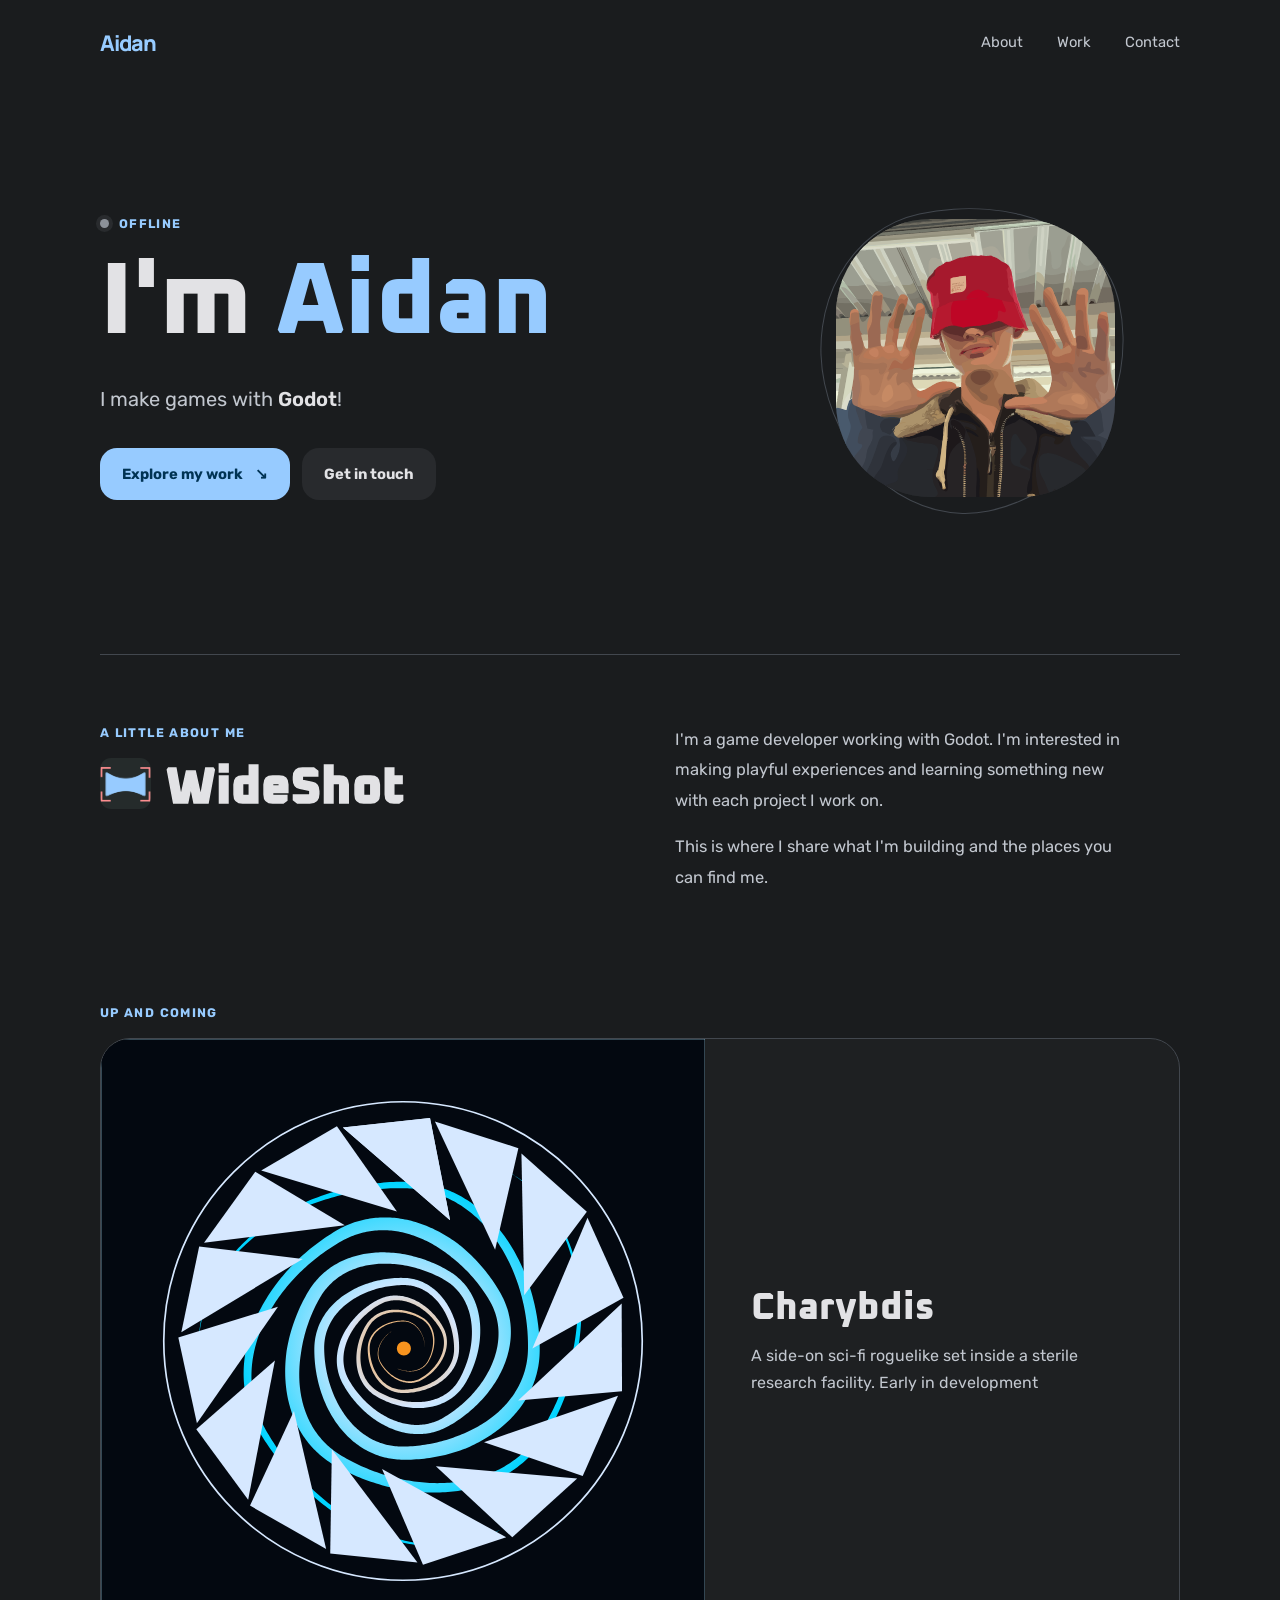
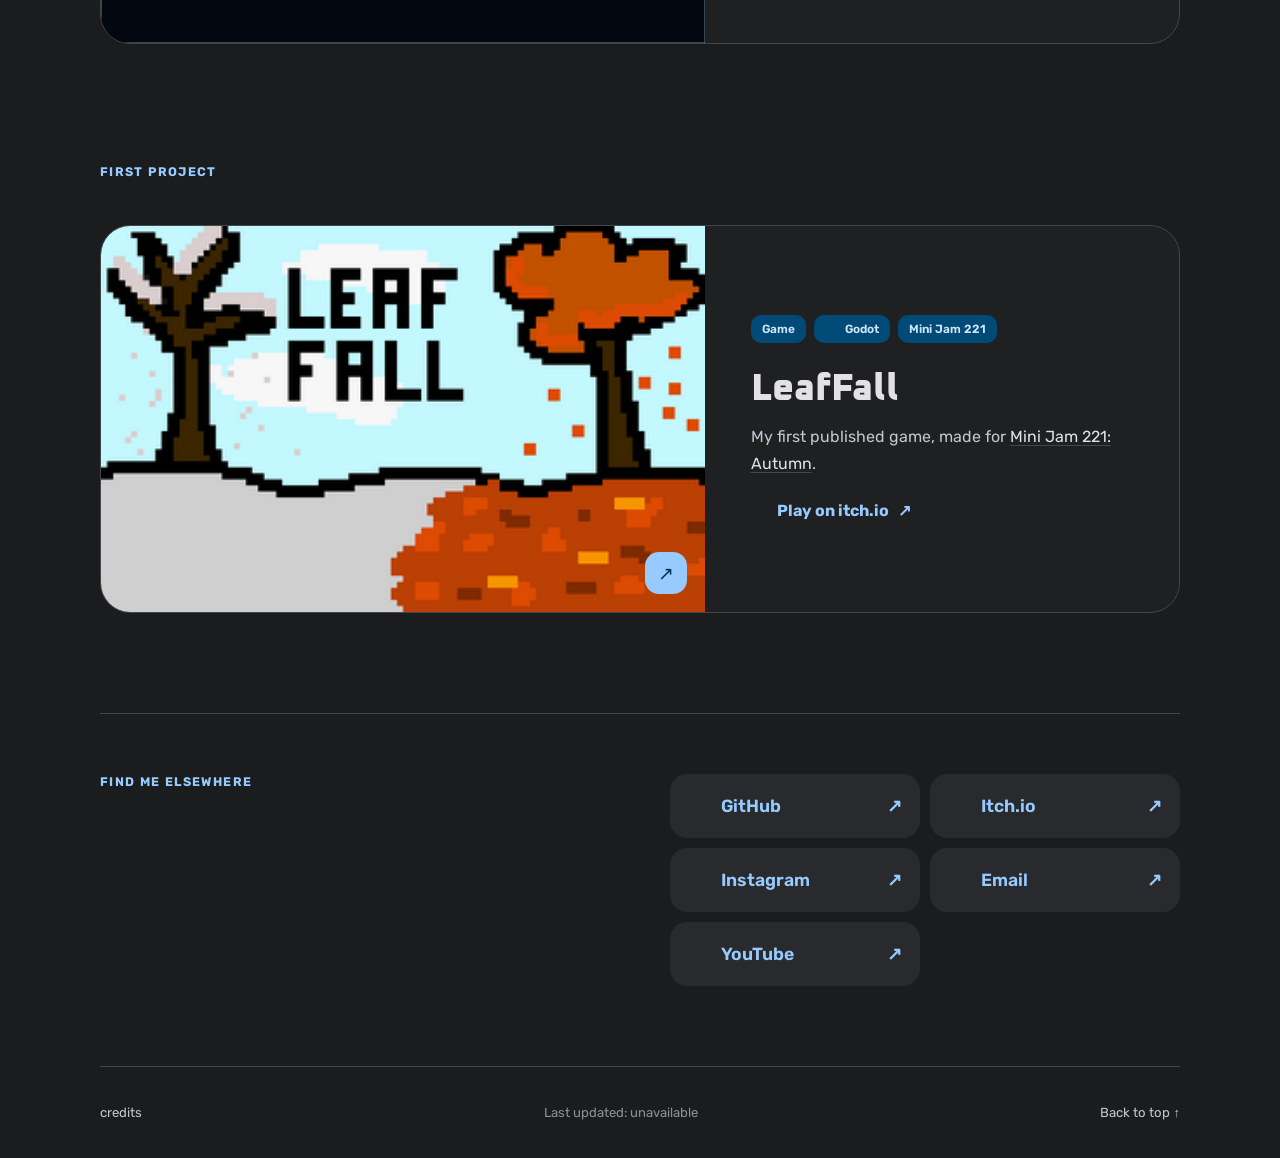
<file: index.html>
<!doctype html>
<html lang="en">
<head>
  <meta charset="utf-8">
  <meta name="viewport" content="width=device-width, initial-scale=1">
  <meta name="theme-color" content="#1a1c1e">
  <meta name="description" content="Game developer creating with Godot.">
  <title>Aidan | Game Dev</title>
  <link rel="icon" href="assets/aidan.svg" type="image/svg+xml">
  <link rel="preconnect" href="https://fonts.googleapis.com">
  <link rel="preconnect" href="https://fonts.gstatic.com" crossorigin>
  <link href="https://fonts.googleapis.com/css2?family=Manrope:wght@800&family=Oxanium:wght@700;800&family=Rubik:wght@400;600;700;800&display=swap" rel="stylesheet">
  <link rel="stylesheet" href="styles.css">
  <script src="script.js" defer></script>
</head>
<body>
  <header class="topbar">
    <a class="wordmark" href="#top" aria-label="Aidan, back to top"><span>Aidan</span></a>
    <nav aria-label="Main navigation">
      <a href="#about">About</a>
      <a href="#work">Work</a>
      <a href="#contact">Contact</a>
    </nav>
  </header>

  <main id="top">
    <section class="hero page-width" aria-labelledby="hero-title">
      <div class="hero-copy">
        <div class="eyebrow"><span class="status-dot" id="status-dot" aria-hidden="true"></span><span id="status-text">That_dark_cheese</span></div>
        <h1 id="hero-title">I'm <span>Aidan</span></h1>
        <p class="hero-intro">I make games with <strong>Godot</strong>!</p>
        <div class="hero-actions">
          <a class="button button-filled pressable" href="#work">Explore my work <span aria-hidden="true">↘</span></a>
          <a class="button button-tonal pressable" href="mailto:wideshotcreative@protonmail.com">Get in touch</a>
        </div>
      </div>
      <div class="profile-frame">
        <div class="profile-orbit" aria-hidden="true"></div>
        <img class="profile-image" src="assets/aidan.svg" alt="Aidan's illustrated profile picture">
      </div>
    </section>

    <section class="about-section page-width" id="about" aria-labelledby="about-title">
      <div class="section-heading">
        <p class="section-kicker">A little about me</p>
        <h2 id="about-title"><img class="about-logo" src="assets/WideshotLogo.png" alt="" width="52" height="52">WideShot</h2>
      </div>
      <div class="about-copy">
        <p>I'm a game developer working with Godot. I'm interested in making playful experiences and learning something new with each project I work on.</p>
        <p>This is where I share what I'm building and the places you can find me.</p>
      </div>
    </section>
    <section class="work-section page-width">
      <div class="section-heading">
        <div>
          <p class="section-kicker">Up and coming</p>
        </div>
      </div>
    <article class="project-card">
      <div class="project-art-link">
        <img class="project-art project-art-contain" src="assets/Charybdis.svg" alt="Charybdis logo">
      </div>
      <div class="project-details">
        <h3>Charybdis</h3>
        <p>A side-on sci-fi roguelike set inside a sterile research facility. Early in development</p>
      </div>
    </article>
    </section>
    <section class="work-section page-width" id="work" aria-labelledby="work-title">
      <div class="section-heading work-heading">
        <div>
          <p class="section-kicker">First project</p>
        </div>
      </div>
      <article class="project-card">
        <a class="project-art-link" href="https://that-dark-cheese.itch.io/leaffall" target="_blank" rel="noopener noreferrer" aria-label="Play LeafFall on itch.io">
          <img class="project-art" src="assets/LeafFall.png" alt="LeafFall game artwork">
          <span class="art-open" aria-hidden="true">↗</span>
        </a>
        <div class="project-details">
          <div class="project-meta"><span>Game</span><span class="project-meta-platform"><span class="xdan-icon i-godotengine" aria-hidden="true"></span>Godot</span><span>Mini Jam 221</span></div>
          <h3>LeafFall</h3>
          <p>My first published game, made for <a href="https://itch.io/jam/mini-jam-221-autumn" target="_blank" rel="noopener noreferrer">Mini Jam 221: Autumn</a>.</p>
          <a class="text-link" href="https://that-dark-cheese.itch.io/leaffall" target="_blank" rel="noopener noreferrer"><span class="xdan-icon i-itchdotio" aria-hidden="true"></span>Play on itch.io <span aria-hidden="true">↗</span></a>
        </div>
      </article>
    </section>

    <section class="contact-section page-width" id="contact" aria-labelledby="contact-title">
      <div>
        <p class="section-kicker">Find me elsewhere</p>
      </div>
      <div class="social-links">
        <a class="social-link pressable" href="https://github.com/WideShotCreative" target="_blank" rel="noopener noreferrer"><span class="social-link-main"><span class="xdan-icon i-github" aria-hidden="true"></span><span>GitHub</span></span><span class="social-link-arrow" aria-hidden="true">↗</span></a>
        <a class="social-link pressable" href="https://that-dark-cheese.itch.io/" target="_blank" rel="noopener noreferrer"><span class="social-link-main"><span class="xdan-icon i-itchdotio" aria-hidden="true"></span><span>Itch.io</span></span><span class="social-link-arrow" aria-hidden="true">↗</span></a>
        <a class="social-link pressable" href="https://www.instagram.com/wideshot_games.zip/" target="_blank" rel="noopener noreferrer"><span class="social-link-main"><span class="xdan-icon i-instagram" aria-hidden="true"></span><span>Instagram</span></span><span class="social-link-arrow" aria-hidden="true">↗</span></a>
        <a class="social-link pressable" href="mailto:wideshotcreative@protonmail.com"><span class="social-link-main"><span class="xdan-icon i-protonmail" aria-hidden="true"></span><span>Email</span></span><span class="social-link-arrow" aria-hidden="true">↗</span></a>
        <a class="social-link pressable" href="https://www.youtube.com/@WideShot_Creative" target="_blank" rel="noopener noreferrer"><span class="social-link-main"><span class="xdan-icon i-youtube" aria-hidden="true"></span><span>YouTube</span></span><span class="social-link-arrow" aria-hidden="true">&#8599;</span></a>      </div>
    </section>
  </main>

  <footer class="footer page-width">
    <a class="back-top" href="credits.html"><span>credits</span></a>
    <p class="last-updated">Last updated: Updating...</p>
    <a class="back-top" href="#top">Back to top ↑</a>
  </footer>
</body>
</html>
</file>
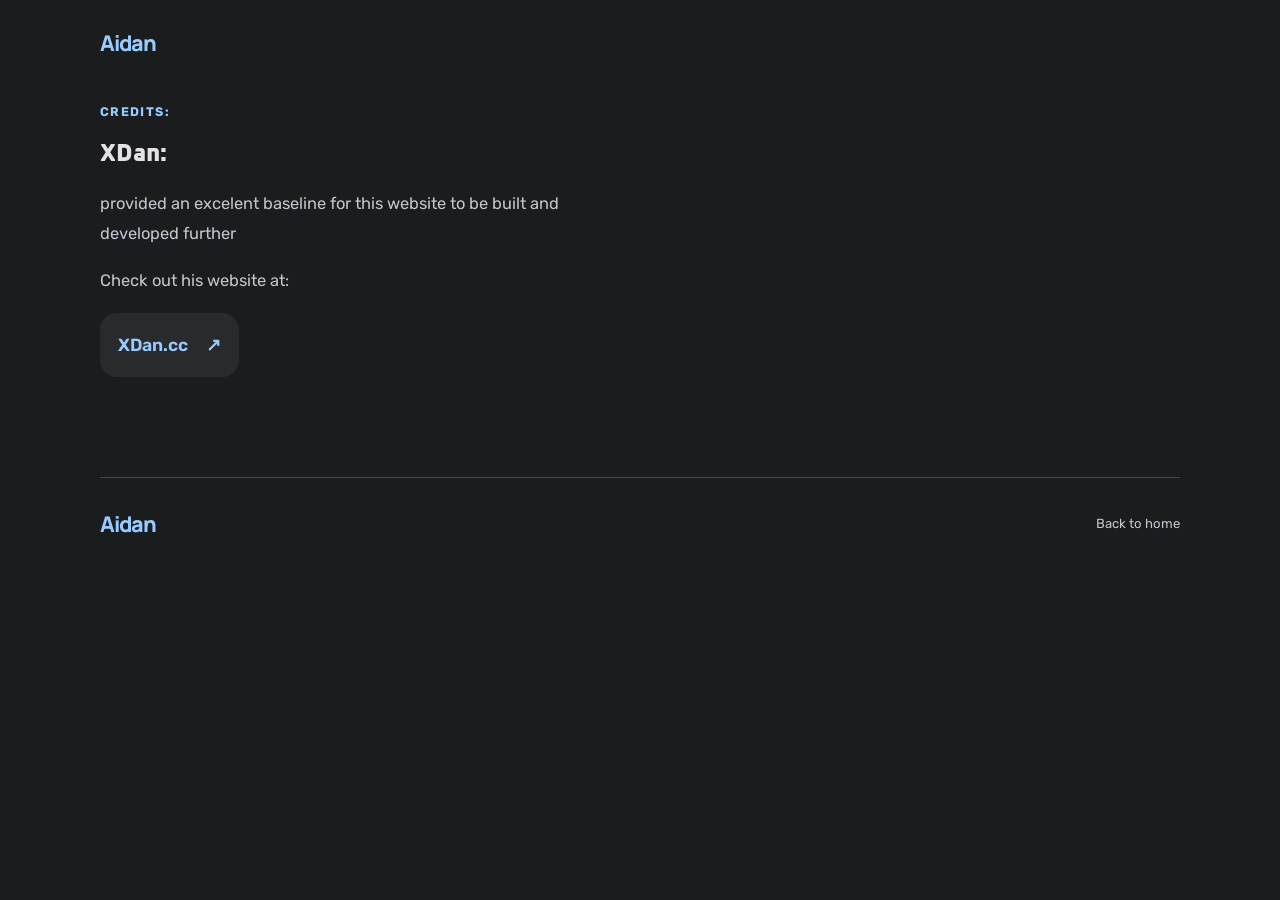
<file: credits.html>
<!DOCTYPE html>
<html lang="en">
<head>
    <meta charset="UTF-8">
    <title>Credits | Aidan </title>
    <meta name="viewport" content="width=device-width, initial-scale=1">
    <meta name="theme-color" content="#1a1c1e">
    <link rel="icon" href="assets/aidan.svg" type="image/svg+xml">
    <link rel="preconnect" href="https://fonts.googleapis.com">
    <link rel="preconnect" href="https://fonts.gstatic.com" crossorigin>
    <link href="https://fonts.googleapis.com/css2?family=Manrope:wght@800&family=Oxanium:wght@700;800&family=Rubik:wght@400;600;700;800&display=swap" rel="stylesheet">
    <link rel="stylesheet" href="styles.css">
</head>
<body>
<header class="topbar">
    <a class = "wordmark" href = "index.html"><span>Aidan</span></a>
</header>
<main>
    <section class="page-width credits-section">
        <p class="section-kicker">Credits:</p>
        <h2>XDan:</h2>
        <p class="about-copy">provided an excelent baseline for this website to be built and developed further</p>
        <p class="about-copy">Check out his website at:</p>
        <div class="social-links">
            <a class="social-link pressable" href="https://xdan.cc" target="_blank" rel="noopener noreferrer">
                <span class="social-link-main"><span>XDan.cc</span></span>
                <span class="social-link-arrow" aria-hidden="true">&#8599;</span>
            </a>
        </div>
    </section>
</main>
<footer class="footer page-width">
    <a class="wordmark" href="index.html"><span>Aidan</span></a>
    <a class="back-top" href="index.html">Back to home</a>
</footer>
</body>
</html>
</file>
<file: styles.css>
/* Aidan — simple, expressive portfolio */
:root {
  color-scheme: dark;
  --bg: #1a1c1e;
  --surface: #1e2022;
  --surface-high: #282a2d;
  --surface-low: #121416;
  --text: #e2e2e5;
  --muted: #c2c7cf;
  --subtle: #8c9199;
  --primary: #97cbff;
  --on-primary: #003354;
  --primary-container: #004a77;
  --on-primary-container: #cee5ff;
  --outline: #42474e;
  --radius-card: 30px;
  --radius-large: 24px;
  --radius-medium: 18px;
  font-family: "Rubik", sans-serif;
  background: var(--bg);
  color: var(--text);
  scroll-behavior: smooth;
}
* { box-sizing: border-box; }
body { margin: 0; min-width: 320px; background: var(--bg); }
a { color: inherit; text-decoration: none; }
button, a { -webkit-tap-highlight-color: transparent; }
a:focus-visible { outline: 3px solid var(--primary); outline-offset: 4px; }
.page-width { width: min(1080px, calc(100% - 48px)); margin-inline: auto; }
.topbar { width: min(1080px, calc(100% - 48px)); height: 84px; margin: auto; display: flex; align-items: center; justify-content: space-between; }
.wordmark { font: 800 1.35rem "Manrope", sans-serif; letter-spacing: -1.2px; }
.wordmark span, .hero h1 span { color: var(--primary); }
.topbar nav { display: flex; gap: 34px; color: var(--muted); font-size: .92rem; }
.topbar nav a, .text-link, .back-top { transition: color .2s ease; }
.topbar nav a:hover, .text-link:hover, .back-top:hover { color: var(--primary); }
.hero { min-height: 570px; display: grid; grid-template-columns: 1.2fr .8fr; align-items: center; gap: 56px; padding-block: 68px 90px; }
.hero-copy { max-width: 620px; }
.eyebrow, .section-kicker { color: var(--primary); font-size: .78rem; font-weight: 700; letter-spacing: .11em; text-transform: uppercase; }
.eyebrow { display: flex; align-items: center; gap: 10px; margin-bottom: 22px; }
.status-dot { width: 9px; height: 9px; display: inline-block; border-radius: 50%; background: var(--subtle); box-shadow: 0 0 0 4px rgba(140,145,153,.13); }
.status-dot.online { background: #70dba8; box-shadow: 0 0 0 4px rgba(112,219,168,.14); }
.status-dot.idle { background: #ffb4ab; }
.hero h1, h2, h3 { font-family: "Oxanium", sans-serif; letter-spacing: 0; font-weight: 800; }
.hero h1 { margin: 0; font-size: clamp(3.6rem, 8vw, 6.3rem); line-height: 1.02; font-weight: 800; }
.hero-intro { margin: 26px 0 32px; color: var(--muted); font-size: clamp(1.05rem, 2vw, 1.25rem); line-height: 1.7; }
.hero-intro strong { color: var(--text); font-weight: 600; }
.hero-actions { display: flex; flex-wrap: wrap; gap: 12px; }
.button { min-height: 52px; padding: 0 22px; display: inline-flex; align-items: center; justify-content: center; gap: 12px; border-radius: 17px; font-weight: 700; font-size: .92rem; transition: transform .18s cubic-bezier(.2,.8,.2,1), background .2s ease, border-radius .2s ease; }
.button-filled { background: var(--primary); color: var(--on-primary); }
.button-filled:hover { background: #b2d9ff; }
.button-tonal { background: var(--surface-high); color: var(--text); }
.button-tonal:hover { background: #34373b; }
.pressable { transform: translateY(0) scale(1); transition: transform .16s cubic-bezier(.2,.8,.2,1), background-color .2s ease, border-radius .2s ease; }
.pressable:active, .pressable.is-pressed { transform: translateY(2px) scale(.97); }
.profile-frame { width: min(100%, 340px); aspect-ratio: 1; justify-self: center; position: relative; display: grid; place-items: center; }
.profile-orbit { position: absolute; inset: 5%; border: 1px solid var(--outline); border-radius: 42% 58% 56% 44% / 48% 42% 58% 52%; transform: rotate(-12deg); }
.profile-image { position: relative; width: 82%; height: 82%; object-fit: contain; border-radius: 34%; background: var(--surface-high); }
.about-section { padding-block: 70px 92px; border-top: 1px solid var(--outline); display: grid; grid-template-columns: 1fr 1fr; gap: 70px; }
.section-kicker { margin: 0 0 18px; }
.section-heading h2, .contact-section h2 { margin: 0; font-size: clamp(2rem, 4vw, 3.25rem); line-height: 1.13; }
.about-logo { display: inline-block; width: 1em; height: 1em; margin-right: 0.28em; border-radius: 22%; vertical-align: -0.12em; }
.about-copy { max-width: 460px; align-self: end; color: var(--muted); font-size: 1.03rem; line-height: 1.85; }
.about-copy p { margin: 0 0 16px; }
.about-copy p:last-child { margin-bottom: 0; }
.work-section { padding-block: 20px 100px; }
.work-heading { display: flex; align-items: end; justify-content: space-between; margin-bottom: 28px; }
.project-index { color: var(--subtle); font-size: .8rem; letter-spacing: .08em; padding-bottom: 5px; }
.project-card { display: grid; grid-template-columns: 1.12fr .88fr; background: var(--surface); border: 1px solid var(--outline); border-radius: var(--radius-card); overflow: hidden; }
.project-art-link { position: relative; min-height: 300px; background: var(--surface-low); overflow: hidden; }
.project-art { width: 100%; height: 100%; min-height: 300px; display: block; object-fit: cover; transition: transform .45s cubic-bezier(.2,.8,.2,1); }
.project-art-link:hover .project-art { transform: scale(1.035); }
.art-open { position: absolute; right: 18px; bottom: 18px; width: 42px; height: 42px; display: grid; place-items: center; border-radius: 14px; background: var(--primary); color: var(--on-primary); font-size: 1.2rem; }
.project-details { padding: clamp(26px, 4vw, 46px); align-self: center; }
.project-meta { display: flex; flex-wrap: wrap; gap: 8px; color: var(--on-primary-container); font-size: .74rem; font-weight: 600; }
.project-meta span { background: var(--primary-container); padding: 7px 11px; border-radius: 10px; }
.project-details h3 { margin: 22px 0 10px; font-size: 2.4rem; }
.project-details p { color: var(--muted); line-height: 1.7; margin: 0 0 24px; }
.project-details p a { color: var(--text); text-decoration: underline; text-decoration-color: var(--outline); text-underline-offset: 3px; }
.text-link { display: inline-flex; gap: 9px; align-items: center; color: var(--primary); font-weight: 700; }
.contact-section { padding-block: 60px 80px; border-top: 1px solid var(--outline); display: grid; grid-template-columns: 1fr 1fr; gap: 60px; align-items: start; }
.social-links { display: grid; grid-template-columns: 1fr 1fr; gap: 10px; }
.social-link { min-height: 64px; padding: 0 18px; display: flex; align-items: center; justify-content: space-between; border-radius: 17px; background: var(--surface-high); color: var(--text); font-weight: 600; }
.social-link span:last-child { color: var(--primary); font-size: 1.1rem; }
.social-link:hover { background: #34373b; }
.footer { min-height: 92px; border-top: 1px solid var(--outline); display: flex; align-items: center; justify-content: space-between; color: var(--subtle); font-size: .82rem; }
.footer p { margin: 0; }
.footer p span { padding-inline: 5px; }
.back-top { color: var(--muted); }
@media (max-width: 720px) {
  .page-width, .topbar { width: min(100% - 36px, 560px); }
  .topbar { height: 72px; }
  .topbar nav { gap: 18px; font-size: .85rem; }
  .hero { min-height: auto; grid-template-columns: 1fr; gap: 38px; padding-block: 62px 76px; }
  .hero-copy { order: 1; }
  .profile-frame { order: 0; width: min(62%, 230px); }
  .hero h1 { font-size: clamp(3.3rem, 15vw, 5rem); }
  .about-section, .contact-section { grid-template-columns: 1fr; gap: 26px; padding-block: 58px 70px; }
  .about-copy { max-width: 560px; }
  .work-section { padding-block: 0 72px; }
  .project-card { grid-template-columns: 1fr; }
  .project-art-link, .project-art { min-height: 0; aspect-ratio: 16 / 10; }
  .project-details { padding: 26px; }
  .contact-section { gap: 30px; }
}
@media (max-width: 420px) {
  .topbar nav { gap: 12px; }
  .hero-actions { align-items: stretch; flex-direction: column; }
  .button { width: 100%; }
  .social-links { grid-template-columns: 1fr; }
  .footer { gap: 14px; flex-wrap: wrap; padding-block: 22px; }
}
@media (prefers-reduced-motion: reduce) {
  *, *::before, *::after { scroll-behavior: auto !important; transition-duration: .01ms !important; animation-duration: .01ms !important; animation-iteration-count: 1 !important; }
}


/* Filled platform marks, using the same Simple Icons mask system as xdan.cc. */
.xdan-icon {
  display: inline-block;
  width: 19px;
  height: 19px;
  flex: 0 0 auto;
  background-color: currentColor;
  -webkit-mask-position: center;
  mask-position: center;
  -webkit-mask-repeat: no-repeat;
  mask-repeat: no-repeat;
  -webkit-mask-size: contain;
  mask-size: contain;
}
.i-github { -webkit-mask-image: url("https://cdn.simpleicons.org/github"); mask-image: url("https://cdn.simpleicons.org/github"); }
.i-itchdotio { -webkit-mask-image: url("https://cdn.simpleicons.org/itchdotio"); mask-image: url("https://cdn.simpleicons.org/itchdotio"); }
.i-instagram { -webkit-mask-image: url("https://cdn.simpleicons.org/instagram"); mask-image: url("https://cdn.simpleicons.org/instagram"); }
.i-protonmail { -webkit-mask-image: url("https://cdn.simpleicons.org/protonmail"); mask-image: url("https://cdn.simpleicons.org/protonmail"); }
.i-godotengine { -webkit-mask-image: url("https://cdn.simpleicons.org/godotengine"); mask-image: url("https://cdn.simpleicons.org/godotengine"); }
.i-youtube {
  -webkit-mask-image: url("https://cdn.simpleicons.org/youtube");
  mask-image: url("https://cdn.simpleicons.org/youtube");
}

.social-link-main {
  display: inline-flex;
  align-items: center;
  gap: 12px;
  min-width: 0;
}
.social-link .social-link-main .xdan-icon {
  width: 21px;
  height: 21px;
  color: var(--primary);
}
.social-link .social-link-arrow {
  color: var(--primary);
  font-size: 1.1rem;
}
.project-meta .project-meta-platform {
  display: inline-flex;
  align-items: center;
  gap: 6px;
}
.project-meta-platform .xdan-icon {
  width: 14px;
  height: 14px;
  /* Reset the generic .project-meta span badge styling on the nested icon. */
  background: currentColor;
  padding: 0;
  border-radius: 0;
}
.project-details .text-link .xdan-icon {
  width: 17px;
  height: 17px;
}


#about-title {
  -webkit-text-stroke: 1.5px currentColor;
}
.credits-section {
  padding-block: 20px 100px;
}

.credits-section .social-link {
  width: fit-content;
  gap: 18px;
}

.button:hover {
  scale: 1.05;
  border-radius: 30px;
}

.social-link:hover {
  scale: 1.05;
  border-radius: 30px;
}
</file>
